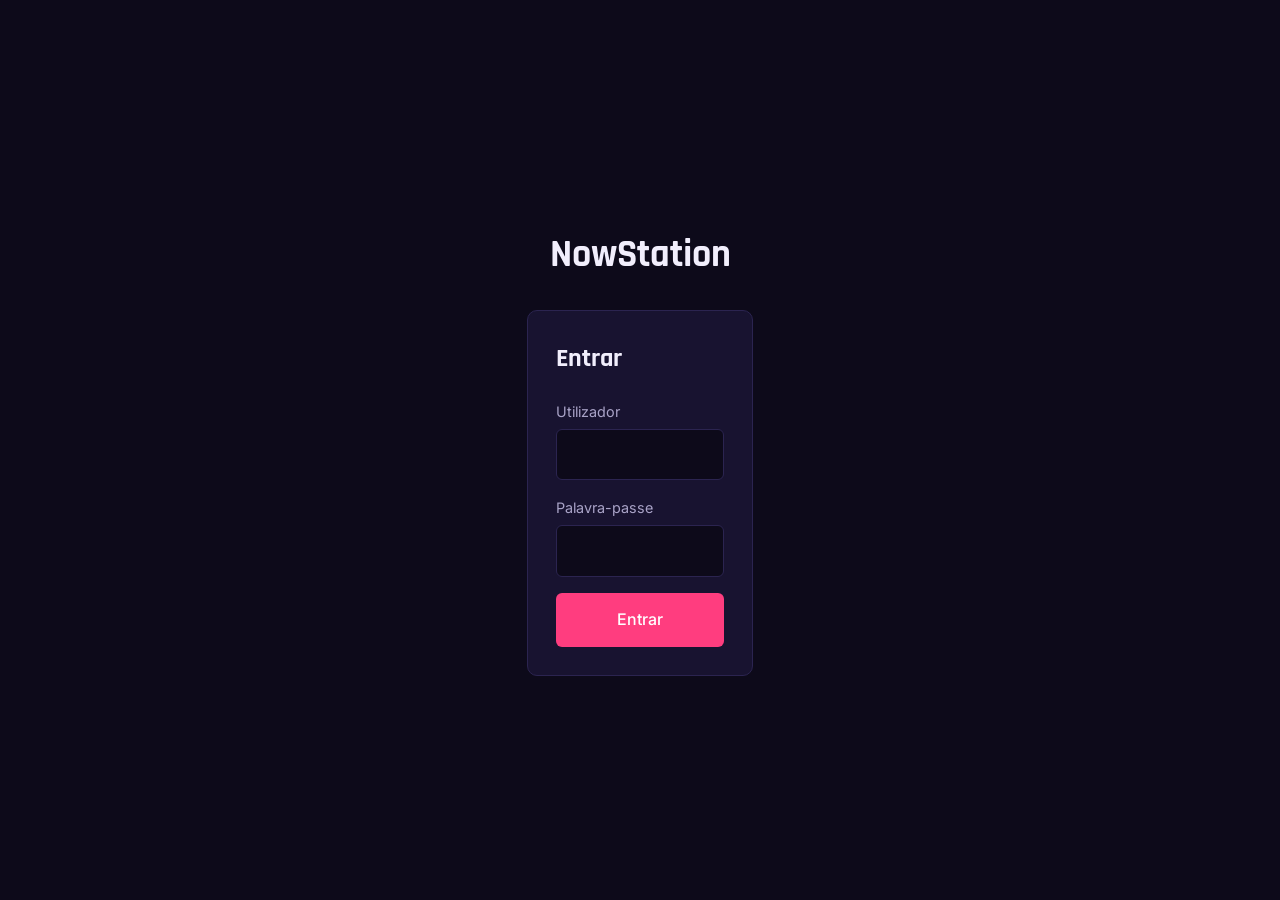
<file: index.html>
<!DOCTYPE html>
<html lang="pt">
<head>
  <meta charset="UTF-8">
  <meta name="viewport" content="width=device-width, initial-scale=1">
  <title>Entrar | NowStation</title>
  <link rel="preconnect" href="https://fonts.googleapis.com">
  <link rel="preconnect" href="https://fonts.gstatic.com" crossorigin>
  <link href="https://fonts.googleapis.com/css2?family=Rajdhani:wght@600;700&family=Inter:wght@400;500&display=swap" rel="stylesheet">
  <link rel="stylesheet" href="style.css">
</head>
<body class="pagina-login">
  <main class="login">
    <h1 class="login-logo">NowStation</h1>

    <form class="login-form" action="./home.html" method="get">
      <h2>Entrar</h2>

      <label for="usuario">Utilizador</label>
      <input type="text" id="usuario" autocomplete="username">

      <label for="senha">Palavra-passe</label>
      <input type="password" id="senha" autocomplete="current-password">

      <button type="submit" class="botao">Entrar</button>
    </form>
  </main>
</body>
</html>
</file>
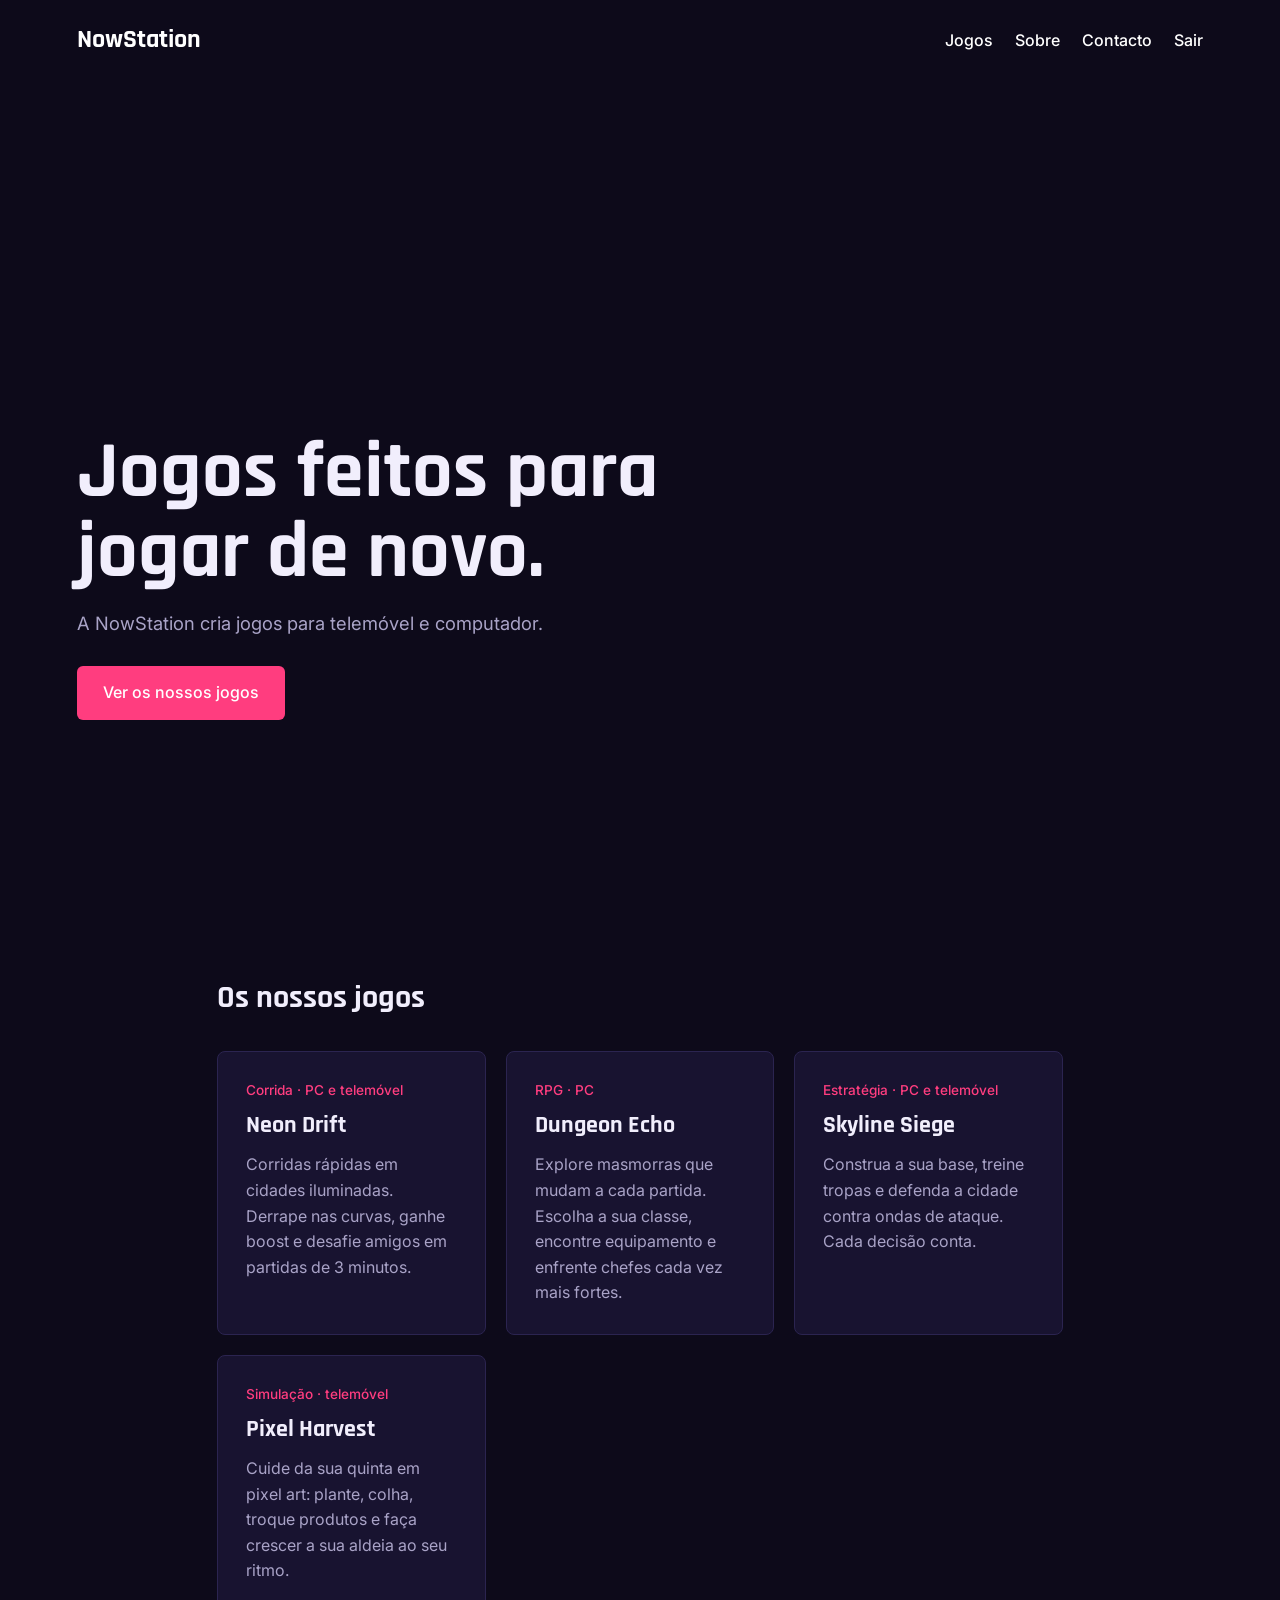
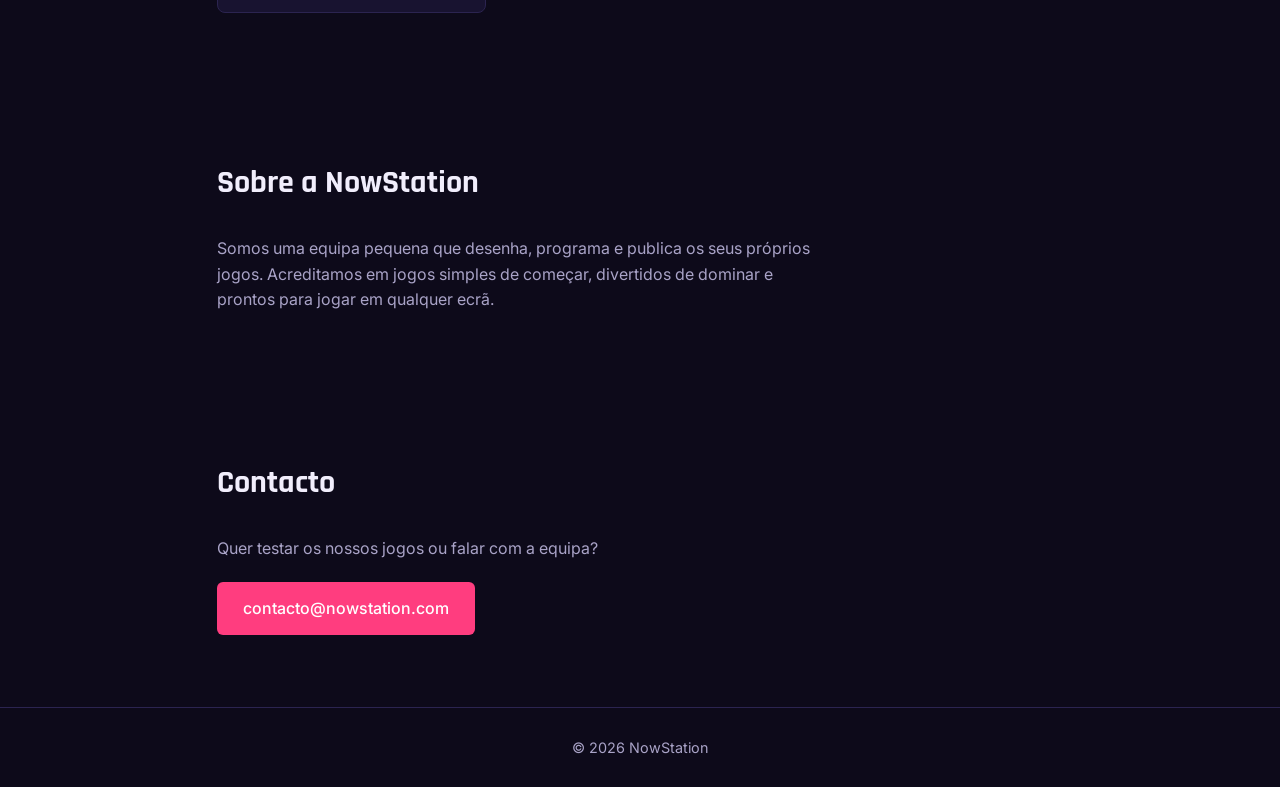
<file: home.html>
<!DOCTYPE html>
<html lang="pt">
<head>
  <meta charset="UTF-8">
  <meta name="viewport" content="width=device-width, initial-scale=1">
  <title>NowStation | Estúdio de jogos</title>
  <link rel="preconnect" href="https://fonts.googleapis.com">
  <link rel="preconnect" href="https://fonts.gstatic.com" crossorigin>
  <link href="https://fonts.googleapis.com/css2?family=Rajdhani:wght@600;700&family=Inter:wght@400;500&display=swap" rel="stylesheet">
  <link rel="stylesheet" href="style.css">
</head>
<body>
  <header class="topo">
    <a class="logo" href="#inicio">NowStation</a>
    <nav>
      <a href="#jogos">Jogos</a>
      <a href="#sobre">Sobre</a>
      <a href="#contacto">Contacto</a>
      <a href="./index.html">Sair</a>
    </nav>
  </header>

  <section class="capa" id="inicio">
    <video class="capa-video" autoplay muted loop playsinline>
      <source src="assets/game-trailer.mp4" type="video/mp4">
    </video>
    <div class="capa-sombra"></div>
    <div class="capa-texto">
      <h1>Jogos feitos para jogar de novo.</h1>
      <p>A NowStation cria jogos para telemóvel e computador.</p>
      <a class="botao" href="#jogos">Ver os nossos jogos</a>
    </div>
  </section>

  <main>
    <section id="jogos">
      <h2>Os nossos jogos</h2>
      <div class="grelha">
        <article class="cartao">
          <p class="genero">Corrida · PC e telemóvel</p>
          <h3>Neon Drift</h3>
          <p>Corridas rápidas em cidades iluminadas. Derrape nas curvas, ganhe boost e desafie amigos em partidas de 3 minutos.</p>
        </article>
        <article class="cartao">
          <p class="genero">RPG · PC</p>
          <h3>Dungeon Echo</h3>
          <p>Explore masmorras que mudam a cada partida. Escolha a sua classe, encontre equipamento e enfrente chefes cada vez mais fortes.</p>
        </article>
        <article class="cartao">
          <p class="genero">Estratégia · PC e telemóvel</p>
          <h3>Skyline Siege</h3>
          <p>Construa a sua base, treine tropas e defenda a cidade contra ondas de ataque. Cada decisão conta.</p>
        </article>
        <article class="cartao">
          <p class="genero">Simulação · telemóvel</p>
          <h3>Pixel Harvest</h3>
          <p>Cuide da sua quinta em pixel art: plante, colha, troque produtos e faça crescer a sua aldeia ao seu ritmo.</p>
        </article>
      </div>
    </section>

    <section id="sobre">
      <h2>Sobre a NowStation</h2>
      <p class="texto">Somos uma equipa pequena que desenha, programa e publica os seus próprios jogos. Acreditamos em jogos simples de começar, divertidos de dominar e prontos para jogar em qualquer ecrã.</p>
    </section>

    <section id="contacto">
      <h2>Contacto</h2>
      <p class="texto">Quer testar os nossos jogos ou falar com a equipa?</p>
      <a class="botao" href="mailto:contacto@nowstation.com">contacto@nowstation.com</a>
    </section>
  </main>

  <footer>
    <p>© 2026 NowStation</p>
  </footer>
</body>
</html>
</file>
<file: style.css>
@import url("https://fonts.googleapis.com/css2?family=Rajdhani:wght@600;700&family=Inter:wght@400;500&display=swap");

:root {
  --fundo: #0d0a1a;
  --superficie: #181330;
  --texto: #f1eefc;
  --suave: #a9a3c7;
  --acento: #ff3d7f;
  --linha: #2b2450;
}

* { box-sizing: border-box; margin: 0; padding: 0; }
html { scroll-behavior: smooth; }

body {
  font-family: "Inter", system-ui, sans-serif;
  background: var(--fundo);
  color: var(--texto);
  line-height: 1.6;
}

h1, h2, h3, .logo { font-family: "Rajdhani", system-ui, sans-serif; }

a:focus-visible,
input:focus-visible,
button:focus-visible { outline: 3px solid var(--acento); outline-offset: 3px; }

/* ---------- Cabeçalho (por cima do vídeo) ---------- */
.topo {
  position: absolute;
  top: 0; left: 0; right: 0;
  z-index: 10;
  display: flex;
  justify-content: space-between;
  align-items: center;
  flex-wrap: wrap;
  gap: 10px;
  padding: 20px 6vw;
}
.logo { font-size: 1.6rem; font-weight: 700; color: #fff; text-decoration: none; }
.topo nav { display: flex; gap: 22px; flex-wrap: wrap; }
.topo nav a { color: #fff; text-decoration: none; font-weight: 500; }
.topo nav a:hover { color: var(--acento); }

/* ---------- Capa com vídeo (assets/game-trailer.mp4) ---------- */
.capa {
  position: relative;
  min-height: 100vh;
  display: flex;
  align-items: flex-end;
  overflow: hidden;
  background: var(--fundo);
}
.capa-video {
  position: absolute;
  inset: 0;
  width: 100%;
  height: 100%;
  object-fit: cover;
}
.capa-sombra {
  position: absolute;
  inset: 0;
  background: linear-gradient(to top, rgba(13, 10, 26, 0.95) 0%, rgba(13, 10, 26, 0.2) 60%);
}
.capa-texto {
  position: relative;
  padding: 0 6vw 12vh;
  max-width: 760px;
}
.capa-texto h1 {
  font-size: clamp(2.6rem, 8vw, 5rem);
  line-height: 1;
  margin-bottom: 16px;
}
.capa-texto p { color: var(--suave); font-size: 1.15rem; margin-bottom: 28px; }

/* ---------- Botão ---------- */
.botao {
  display: inline-block;
  background: var(--acento);
  color: #fff;
  border: 0;
  padding: 14px 26px;
  border-radius: 6px;
  text-decoration: none;
  font: inherit;
  font-weight: 500;
  cursor: pointer;
  transition: background 0.2s;
}
.botao:hover { background: #e02468; }

/* ---------- Conteúdo ---------- */
main { max-width: 1000px; margin: 0 auto; padding: 0 6vw; }
section { padding: 72px 0; }
h2 { font-size: 2rem; margin-bottom: 28px; }

.grelha { display: grid; grid-template-columns: repeat(auto-fit, minmax(260px, 1fr)); gap: 20px; }
.cartao {
  background: var(--superficie);
  border: 1px solid var(--linha);
  border-radius: 8px;
  padding: 28px;
}
.cartao h3 { font-size: 1.5rem; margin-bottom: 8px; }
.cartao p, .texto { color: var(--suave); max-width: 60ch; }
.cartao .genero { font-size: 0.85rem; color: var(--acento); font-weight: 500; margin-bottom: 4px; }
#contacto .texto { margin-bottom: 20px; }

footer { text-align: center; padding: 28px; color: var(--suave); border-top: 1px solid var(--linha); font-size: 0.9rem; }

/* ---------- Formulário de entrada ---------- */
.pagina-login { min-height: 100vh; display: grid; place-items: center; padding: 24px; }
.login { width: 100%; max-width: 380px; text-align: center; }
.login-logo { font-size: 2.4rem; margin-bottom: 24px; }
.login-form {
  background: var(--superficie);
  border: 1px solid var(--linha);
  border-radius: 10px;
  padding: 28px;
  text-align: left;
}
.login-form h2 { font-size: 1.6rem; margin-bottom: 20px; }
.login-form label { display: block; font-size: 0.9rem; color: var(--suave); margin-bottom: 6px; }
.login-form input {
  width: 100%;
  padding: 12px;
  margin-bottom: 16px;
  background: var(--fundo);
  border: 1px solid var(--linha);
  border-radius: 6px;
  color: var(--texto);
  font: inherit;
}
.login-form .botao { width: 100%; }

@media (prefers-reduced-motion: reduce) {
  .capa-video { display: none; }
}
</file>
